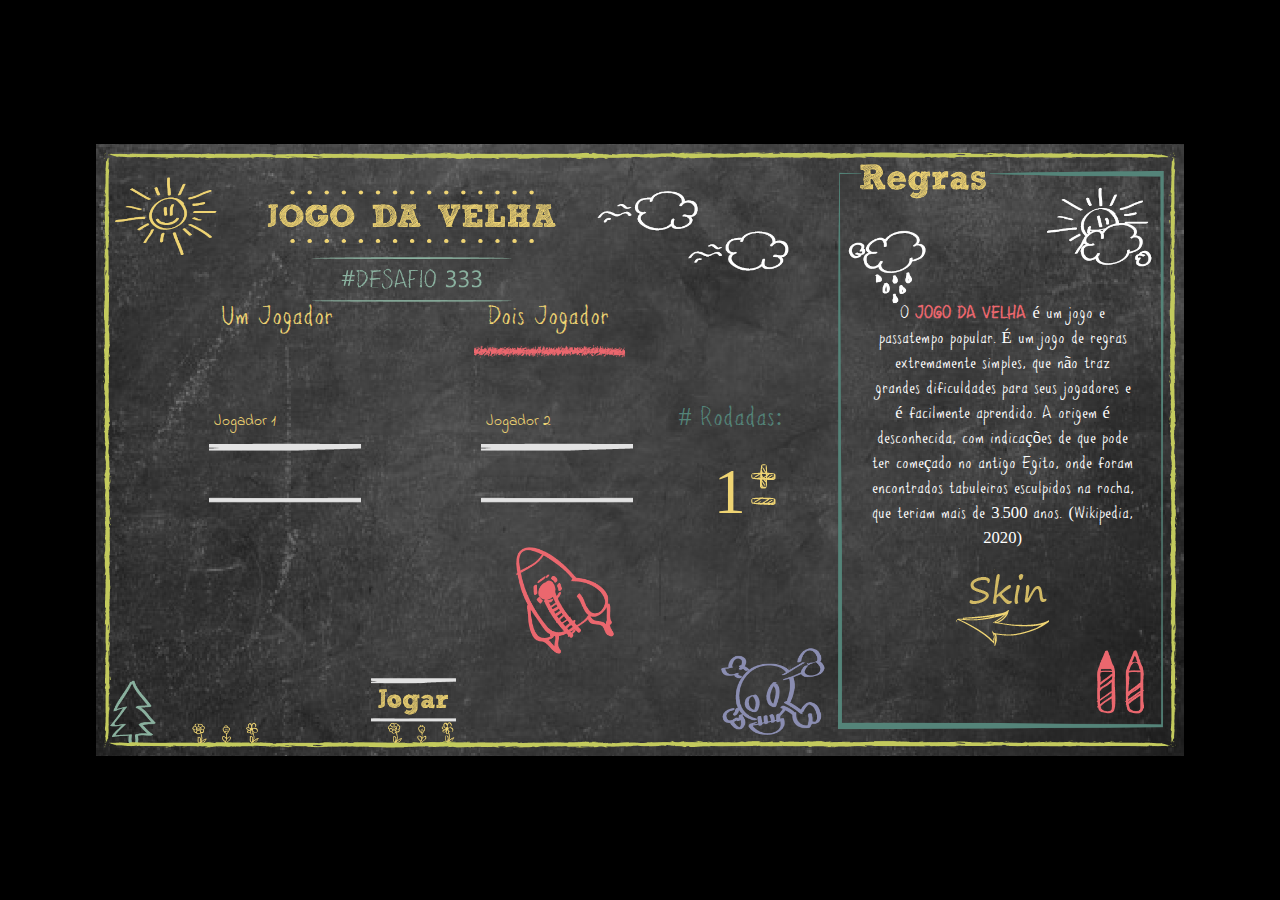
<file: publish/Index.html>
<!DOCTYPE html>
<html lang="en">
  <head>
    <meta charset="UTF-8" />
    <meta name="viewport" content="width=device-width, initial-scale=1.0" />
    <!-- Bootstrap CSS -->
    <link
      rel="stylesheet"
      href="https://stackpath.bootstrapcdn.com/bootstrap/4.4.1/css/bootstrap.min.css"
      integrity="sha384-Vkoo8x4CGsO3+Hhxv8T/Q5PaXtkKtu6ug5TOeNV6gBiFeWPGFN9MuhOf23Q9Ifjh"
      crossorigin="anonymous"
    />

    <!-- Fonte Especial -->
    <link
      href="https://fonts.googleapis.com/css?family=Indie+Flower&display=swap"
      rel="stylesheet"
    />

    <!-- Style CSS -->
    <link rel="stylesheet" href="./css/style.css" />

    <!-- Animate CSS -->
    <link rel="stylesheet" href="./css/animate.css" />

    <title>Jogo da Velha</title>
  </head>

  <body>
    <!-- Div inicial, SetUp Game -->
    <div id="mainMenu" class="container-fluid h-100 w-85 zoomIn animated fast">
      <div
        id="Alert"
        class="alert alert-danger alert-dismissible fade show"
        role="alert"
        style="display: none;"
      >
        <strong id="MensagemAlert"></strong>
        <button
          type="button"
          class="close"
          data-dismiss="alert"
          aria-label="Close"
        >
          <span aria-hidden="true">&times;</span>
        </button>
      </div>

      <div
        id="mainMenuBackGroud"
        class="row h-100 mainMenuBackGroud skin-black"
      >
        <div class="col-1"></div>
        <div class="col-2 text-center">
          <div class="mainMenuSelectJogadores">
            <button
              id="btnOnePlayer"
              class="btn mainMenuBtnSelectJogadores"
              type="submit"
            >
              Um Jogador
            </button>
            <div id="SelectedOnePlayer" class="mainMenuSelectedJogadores"></div>
            <div id="SelectedOnePlayerHiden" style="height: 1.5vh;"></div>
          </div>
          <div class="mainMenuCardJogador">
            <div class="row">
              <h4 class="mainMenuFontJogador">Jogador 1</h4>
            </div>
            <div class="row mainMenuInputJogador">
              <form action="" class="">
                <input id="NamePlayerOne" type="text" class="mainMenuInput" />
              </form>
            </div>
          </div>
        </div>
        <div class="col-1">
          <button
            id="btnJogar"
            class="btn mainMenuBtnJogar"
            type="submit"
          ></button>
        </div>
        <div class="col-2">
          <div class="mainMenuSelectJogadores">
            <button
              id="btnTwoPlayeres"
              class="btn mainMenuBtnSelectJogadores"
              type="submit"
            >
              Dois Jogador
            </button>
            <div
              id="SelectedTwoPlayers"
              class="mainMenuSelectedJogadores"
            ></div>
            <div id="SelectedTwoPlayersHiden" style="height: 1.5vh;"></div>
          </div>
          <div id="CardTwoPlayers" class="mainMenuCardJogador">
            <div class="row">
              <h4 class="mainMenuFontJogador">Jogador 2</h4>
            </div>
            <div class="row mainMenuInputJogador">
              <form action="" class="">
                <input id="NamePlayerTwo" type="text" class="mainMenuInput" />
              </form>
            </div>
          </div>
        </div>
        <div class="col-2">
          <div class="mainMenuCardScore">
            <div class="row">
              <h4 class="mainMenuTitleScore"># Rodadas:</h4>
            </div>
            <div class="row">
              <div id="ScoreMax" class="col-8">
                1
              </div>
              <div class="col-4" style="right: 15%;">
                <div class="row h-50">
                  <button
                    id="btnPlusScoreMax"
                    class="btn mainMenuBtnPlus"
                    type="submit"
                  ></button>
                </div>
                <div class="row h-50">
                  <button
                    id="btnLessScoreMax"
                    class="btn mainMenuBtnMin"
                    type="submit"
                  ></button>
                </div>
              </div>
            </div>
          </div>
        </div>
        <div class="col-4">
          <div class="mainMenuRegras">
            <p>
              O <b style="color: #eb676e;">JOGO DA VELHA</b> é um jogo e
              passatempo popular. É um jogo de regras extremamente simples, que
              não traz grandes dificuldades para seus jogadores e é facilmente
              aprendido. A origem é desconhecida, com indicações de que pode ter
              começado no antigo Egito, onde foram encontrados tabuleiros
              esculpidos na rocha, que teriam mais de 3.500 anos. (Wikipedia,
              2020)
            </p>
            <div class="col-12">
              <button
                id="btnChangeSkin"
                class="btn change-skins"
                type="submit"
              ></button>
            </div>
          </div>
        </div>
      </div>
    </div>

    <!-- Div Game, Board principal -->
    <div
      id="gameBoard"
      class="container-fluid h-100 w-85 zoomIn animated"
      style="display: none;"
    >
      <div id="boardGameBG" class="row h-100 boardGame boardGame-black">
        <div id="div_bashboard" class="col-8">
          <div class="row h-100 gridGame">
            <div class="col-2"></div>
            <div class="col-8 h-65" style="top: 18vh;">
              <div id="row_1" class="row h-33">
                <div id="div_grid_1_1" class="col GameMark">
                  <h1 id="grid_1_1" class="">&nbsp;</h1>
                </div>
                <div id="div_grid_1_2" class="col GameMark">
                  <h1 id="grid_1_2" class="">&nbsp;</h1>
                </div>
                <div id="div_grid_1_3" class="col GameMark">
                  <h1 id="grid_1_3" class="">&nbsp;</h1>
                </div>
              </div>
              <div id="row_2" class="row h-33">
                <div id="div_grid_2_1" class="col GameMark">
                  <h1 id="grid_2_1" class="">&nbsp;</h1>
                </div>
                <div id="div_grid_2_2" class="col GameMark">
                  <h1 id="grid_2_2" class="">&nbsp;</h1>
                </div>
                <div id="div_grid_2_3" class="col GameMark">
                  <h1 id="grid_2_3" class="">&nbsp;</h1>
                </div>
              </div>
              <div id="row_3" class="row h-33">
                <div id="div_grid_3_1" class="col GameMark">
                  <h1 id="grid_3_1" class="">&nbsp;</h1>
                </div>
                <div id="div_grid_3_2" class="col GameMark">
                  <h1 id="grid_3_2" class="">&nbsp;</h1>
                </div>
                <div id="div_grid_3_3" class="col GameMark">
                  <h1 id="grid_3_3" style="font-size: 12vh;">&nbsp;</h1>
                </div>
              </div>
            </div>
            <div class="col-2 h-100">
              <button id="btnRset" type="button" class="btn btnReset"></button>
            </div>
          </div>
        </div>
        <div class="col-4">
          <div id="NamePlayerOneLabel" class="NamePlayers NamePlayers-Frist">
            PlayerOne
          </div>
          <div id="NamePlayerTwoLabel" class="NamePlayers NamePlayers-Second">
            PlayerTwo
          </div>
          <div class="row LabelScore">
            <div id="ScorePlayerOne" class="col">
              0
            </div>
            <div id="ScorePlayerTwo" class="col">
              0
            </div>
          </div>
          <div class="row FlagScorePoss">
            <div class="col FlagScore">
              &nbsp;
            </div>
            <div class="col FlagScore">
              &nbsp;
            </div>
          </div>
          <div class="row cardBtnSair">
            <button id="btnSair" type="button" class="btn btnSair"></button>
          </div>
        </div>
      </div>
    </div>

    <!-- Div Modal - Vitória -->
    <div
      class="modal"
      id="resultadoModal"
      tabindex="-1"
      role="dialog"
      aria-labelledby="resultadoModalLabel"
      aria-hidden="true"
    >
      <div class="modal-dialog zoomIn animated" role="document">
        <div class="modal-content winCard">
          <div class="modal-body">
            <div class="row h-25 winCardTitle">
              <div id="PlayerWinner" class="col">BOT</div>
            </div>
            <div class="row winCardPlayers">
              <div id="PlayerOneFinish" class="col">0 Jogador 1</div>
            </div>
            <div class="row winCardPlayers">
              <div id="PlayerTwoFinish" class="col">0 Jogador 2</div>
            </div>
            <div class="row winCardBtnBack">
              <button
                type="button"
                class="btn btnBack"
                data-dismiss="modal"
              ></button>
            </div>
          </div>
        </div>
      </div>
    </div>

    <!-- Optional JavaScript -->
    <!-- jQuery first, then Popper.js, then Bootstrap JS -->
    <script
      src="https://code.jquery.com/jquery-3.4.1.slim.min.js"
      integrity="sha384-J6qa4849blE2+poT4WnyKhv5vZF5SrPo0iEjwBvKU7imGFAV0wwj1yYfoRSJoZ+n"
      crossorigin="anonymous"
    ></script>
    <script
      src="https://cdn.jsdelivr.net/npm/popper.js@1.16.0/dist/umd/popper.min.js"
      integrity="sha384-Q6E9RHvbIyZFJoft+2mJbHaEWldlvI9IOYy5n3zV9zzTtmI3UksdQRVvoxMfooAo"
      crossorigin="anonymous"
    ></script>
    <script
      src="https://stackpath.bootstrapcdn.com/bootstrap/4.4.1/js/bootstrap.min.js"
      integrity="sha384-wfSDF2E50Y2D1uUdj0O3uMBJnjuUD4Ih7YwaYd1iqfktj0Uod8GCExl3Og8ifwB6"
      crossorigin="anonymous"
    ></script>

    <!-- Display JS -->
    <script src="./js/display.js"></script>
    <!-- Game JS -->
    <script src="./js/game.js"></script>
    <!-- BOT JS -->
    <script src="./js/bot.js"></script>
  </body>
</html>
</file>
<file: publish/css/style.css>
:root {
  --color-roxa: #8a8db1;
  --color-branca: #ffffff;
  --color-verde-clara: #8ab19f;
  --color-amarela: #efd473;
  --color-verde: #548479;
  --color-vermelha: #eb676e;
  --color-amarelo-esverdiado: #c3ca5d;
}

@font-face {
  font-family: "Sketch Block";
  src: url("../fonts/Sketch_Block.ttf");

  font-family: "Made With";
  src: url("../fonts/MadeWithB.ttf");

  font-family: "Sleep on the moon";
  src: url("../fonts/SleepOnTheMoon.ttf");

  font-family: "Pencil Pete";
  src: url("../fonts/PPETRIAL.ttf");
}

html,
body {
  background-color: black;
  height: 100%;
  width: 100%;
}

.w-85 {
  width: 85% !important;
}

.h-65 {
  height: 65% !important;
}

.h-33 {
  height: 33% !important;
}

.HiddenDiv {
  opacity: 0;
  transition: opacity 0.5s linear, display 0.5s linear;
}

.ShowDiv {
  visibility: visible;
  opacity: 1;
  transition-delay: 1s;
  transition: opacity 1.5s linear, display 1.5s linear;
}

.mainMenuBackGroud {
  background-size: 100%;
  background-repeat: no-repeat;
  background-position: center;
}

.skin-black {
  background-image: url("../img/main/background.png") !important;
}

.skin-red {
  background-image: url("../img/main/backgroundRed.jpg") !important;
}

.skin-green {
  background-image: url("../img/main/backgroundGreen.jpg") !important;
}

.mainMenuRegras {
  position: relative;
  margin: 10%;
  top: 30%;
  font-family: "Pencil Pete";
  color: var(--color-branca);
  font-size: 1.3vw;
  text-align: center;
}

.mainMenuBtnJogar {
  position: relative;
  top: 75vh;
  margin-left: -20%;
  background-image: url("../img/main/botao.png") !important;
  background-size: cover;
  background-repeat: no-repeat;
  background-position: center;
  width: 140%;
  height: 5.5%;
}

.mainMenuSelectJogadores {
  position: relative;
  top: 32.5%;
  margin-left: auto;
  margin-right: auto;
}

.mainMenuBtnSelectJogadores {
  position: relative;
  text-align: center;
  font-family: "Pencil Pete";
  color: var(--color-amarela);
  font-size: 2vw;
  margin-left: auto;
  margin-right: auto;
}

.mainMenuBtnSelectJogadores:hover {
  color: var(--color-vermelha) !important;
}

.mainMenuSelectedJogadores {
  background-image: url("../img/main/selected.png");
  background-size: cover;
  background-repeat: no-repeat;
  background-position: top;
  width: 100%;
  height: 1.5vh;
}

.mainMenuCardJogador {
  position: relative;
  top: 37.5%;
  width: 100%;
  height: 28%;
}

.mainMenuFontJogador {
  font-family: "Indie Flower", cursive;
  color: var(--color-amarela);
  font-size: 1.2vw;
  text-align: left;
  margin-left: 15%;
  margin-top: 5%;
}

.mainMenuInputJogador {
  position: relative;
  margin-top: 2px;
  margin-bottom: 5px;
  margin-left: 5%;
  background-image: url("../img/main/input_text.png");
  background-size: cover;
  background-repeat: no-repeat;
  background-position: center;
  width: 100%;
  height: 25%;
}

.mainMenuInput {
  font-family: "Indie Flower", cursive;
  background-color: transparent;
  color: var(--color-branca);
  margin-left: 2.5%;
  margin-top: 6px;
  border: 0px;
  height: 85%;
  width: 85%;
}

.mainMenuCardScore {
  font-family: "Sketch Block";
  font-size: 5vw;
  color: var(--color-amarela);
  text-align: right;
  position: relative;
  top: 45%;
  width: 100%;
  height: 28%;
}

.mainMenuTitleScore {
  text-align: center;
  font-family: "Pencil Pete";
  color: var(--color-verde);
  font-size: 2vw;
  margin-left: auto;
  margin-right: auto;
}

.mainMenuBtnMin {
  position: relative;
  margin: auto;
  margin-bottom: 2px;
  background-image: url("../img/main/remove.png");
  background-repeat: no-repeat;
  background-position: top;
  width: 100%;
  height: 90%;
}

.mainMenuBtnPlus {
  position: relative;
  margin: auto;
  margin-bottom: 2px;
  background-image: url("../img/main/pluss.png");
  background-repeat: no-repeat;
  background-position: bottom;
  width: 100%;
  height: 90%;
}

.GameMark {
  font-family: "Pencil Pete";
  color: var(--color-branca);
  font-size: 80px;
  text-align: center;
  align-items: center;
  justify-content: center;
  cursor: pointer;
}

.NamePlayers {
  font-family: "Sketch Block";
  font-size: 2.5vw;
  color: var(--color-amarela);
  text-align: center;
  position: relative;
}

.NamePlayers-Frist {
  top: 35vh;
}

.NamePlayers-Second {
  top: 42.5vh;
}

.LabelScore {
  font-family: "Sketch Block";
  font-size: 6vh;
  color: var(--color-amarela);
  text-align: center;
  position: relative;
  top: 50vh;
}

.FlagScorePoss {
  position: relative;
  top: 48vh;
}

.FlagScore {
  height: 8vh;
  background-image: url("../img/game/flag.png");
  background-size: 36%;
  background-repeat: no-repeat;
  background-position: top;
}

.boardGame {
  background-size: 100%;
  background-repeat: no-repeat;
  background-position: center;
}

.boardGame-black {
  background-image: url("../img/game/Board-BackGround.png");
}

.boardGame-red {
  background-image: url("../img/game/Board-BackGroundRed.jpg");
}

.boardGame-green {
  background-image: url("../img/game/Board-BackGroundGrenn.jpg");
}

.cardBtnSair {
  position: relative;
  width: 100%;
  top: 50vh;
  text-align: center;
  align-items: center;
}

.btnSair {
  margin: auto;
  background-image: url("../img/btn-exit.svg");
  background-size: cover;
  background-repeat: no-repeat;
  width: 8.5vw;
  height: 7vh;
}

.btnReset {
  margin: auto;
  background-image: url("../img/game/reset.png");
  background-size: cover;
  background-repeat: no-repeat;
  width: 6vw;
  height: 5vw;
  position: relative;
  top: 75%;
}

.gridGame {
  position: relative;
  background-image: url("../img/game/grid.png");
  background-size: 60%;
  background-repeat: no-repeat;
  background-position: center;
}

.winCard {
  background-image: url("../img/win/card.png");
  background-size: 100%;
  background-repeat: no-repeat;
  background-position: center;
  height: 66vh;
  width: 54vh;
  border-radius: 15px;
  border: 1px;
  border-color: black;
}

.winCardTitle {
  font-family: "Sketch Block";
  font-size: 3vw;
  color: var(--color-amarela);
  text-align: center;
  position: relative;
  top: 8%;
}

.winCardPlayers {
  font-family: "Sketch Block";
  font-size: 3vw;
  color: var(--color-verde);
  text-align: left;
  position: relative;
  top: 29%;
  left: 25%;
}

.winCardBtnBack {
  text-align: center;
  position: relative;
  top: 30%;
}

.btnBack {
  margin: auto;
  background-image: url("../img/win/exit.png");
  background-size: cover;
  background-repeat: no-repeat;
  width: 9vw;
  height: 6vh;
}

.change-skins {
  height: 77px;
  width: 93px;
  background-image: url(../img/main/skins.png);
}
</file>
